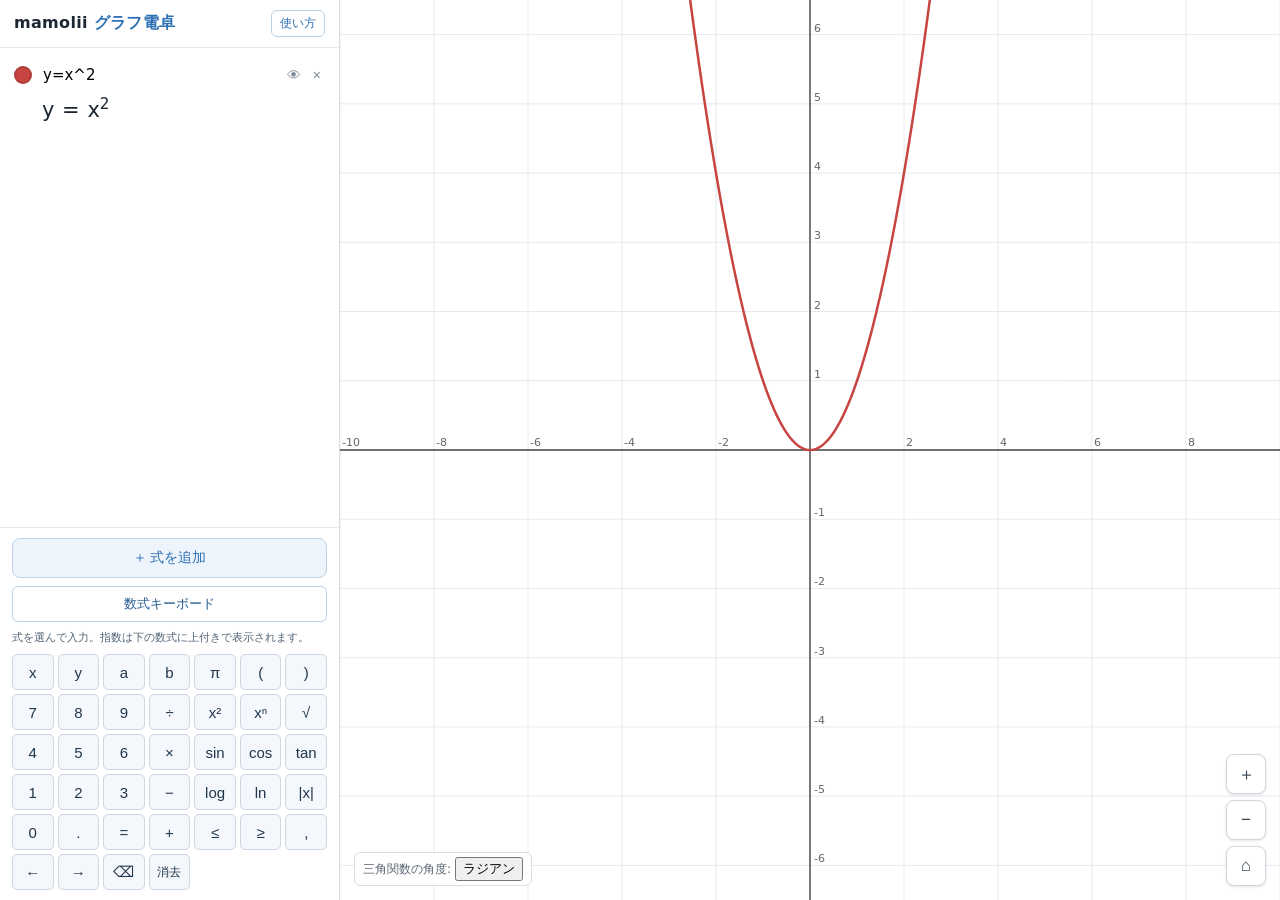
<file: app/index.html>
<!DOCTYPE html>
<html lang="ja">
<head>
<meta charset="UTF-8">
<meta name="viewport" content="width=device-width, initial-scale=1.0">
<title>mamolii グラフ電卓 — 高校数学のためのグラフツール</title>
<meta name="description" content="日本の高校数学(数学I・II・III)のためのグラフ電卓。関数・図形・不等式・スライダー・微分を日本語UIで描けます。">
<link rel="stylesheet" href="css/style.css">
<link rel="icon" href="data:image/svg+xml,<svg xmlns='http://www.w3.org/2000/svg' viewBox='0 0 32 32'><rect width='32' height='32' rx='6' fill='%232d70b3'/><path d='M4 26 C10 26 10 6 16 6 S22 26 28 26' stroke='white' stroke-width='2.5' fill='none'/></svg>">
</head>
<body>
<div id="app">
  <div id="panel">
    <div id="panel-header">
      <h1>mamolii <span>グラフ電卓</span></h1>
      <div class="spacer"></div>
      <a href="tutorial/" target="_blank" rel="noopener">使い方</a>
    </div>
    <ul id="expr-list"></ul>
    <div id="panel-footer">
      <button id="btn-add" type="button">＋ 式を追加</button>
    </div>
  </div>
  <div id="canvas-wrap">
    <canvas id="graph-canvas"></canvas>
    <button id="panel-toggle" type="button">式リスト</button>
    <div id="toolbar">
      <button id="btn-zoom-in" type="button" title="拡大">＋</button>
      <button id="btn-zoom-out" type="button" title="縮小">−</button>
      <button id="btn-home" type="button" title="初期表示に戻す">⌂</button>
    </div>
    <div id="angle-badge">三角関数の角度: <button id="btn-angle" type="button">ラジアン</button></div>
    <div id="hint-toast"></div>
  </div>
</div>
<script type="module" src="js/app.js"></script>
</body>
</html>
</file>
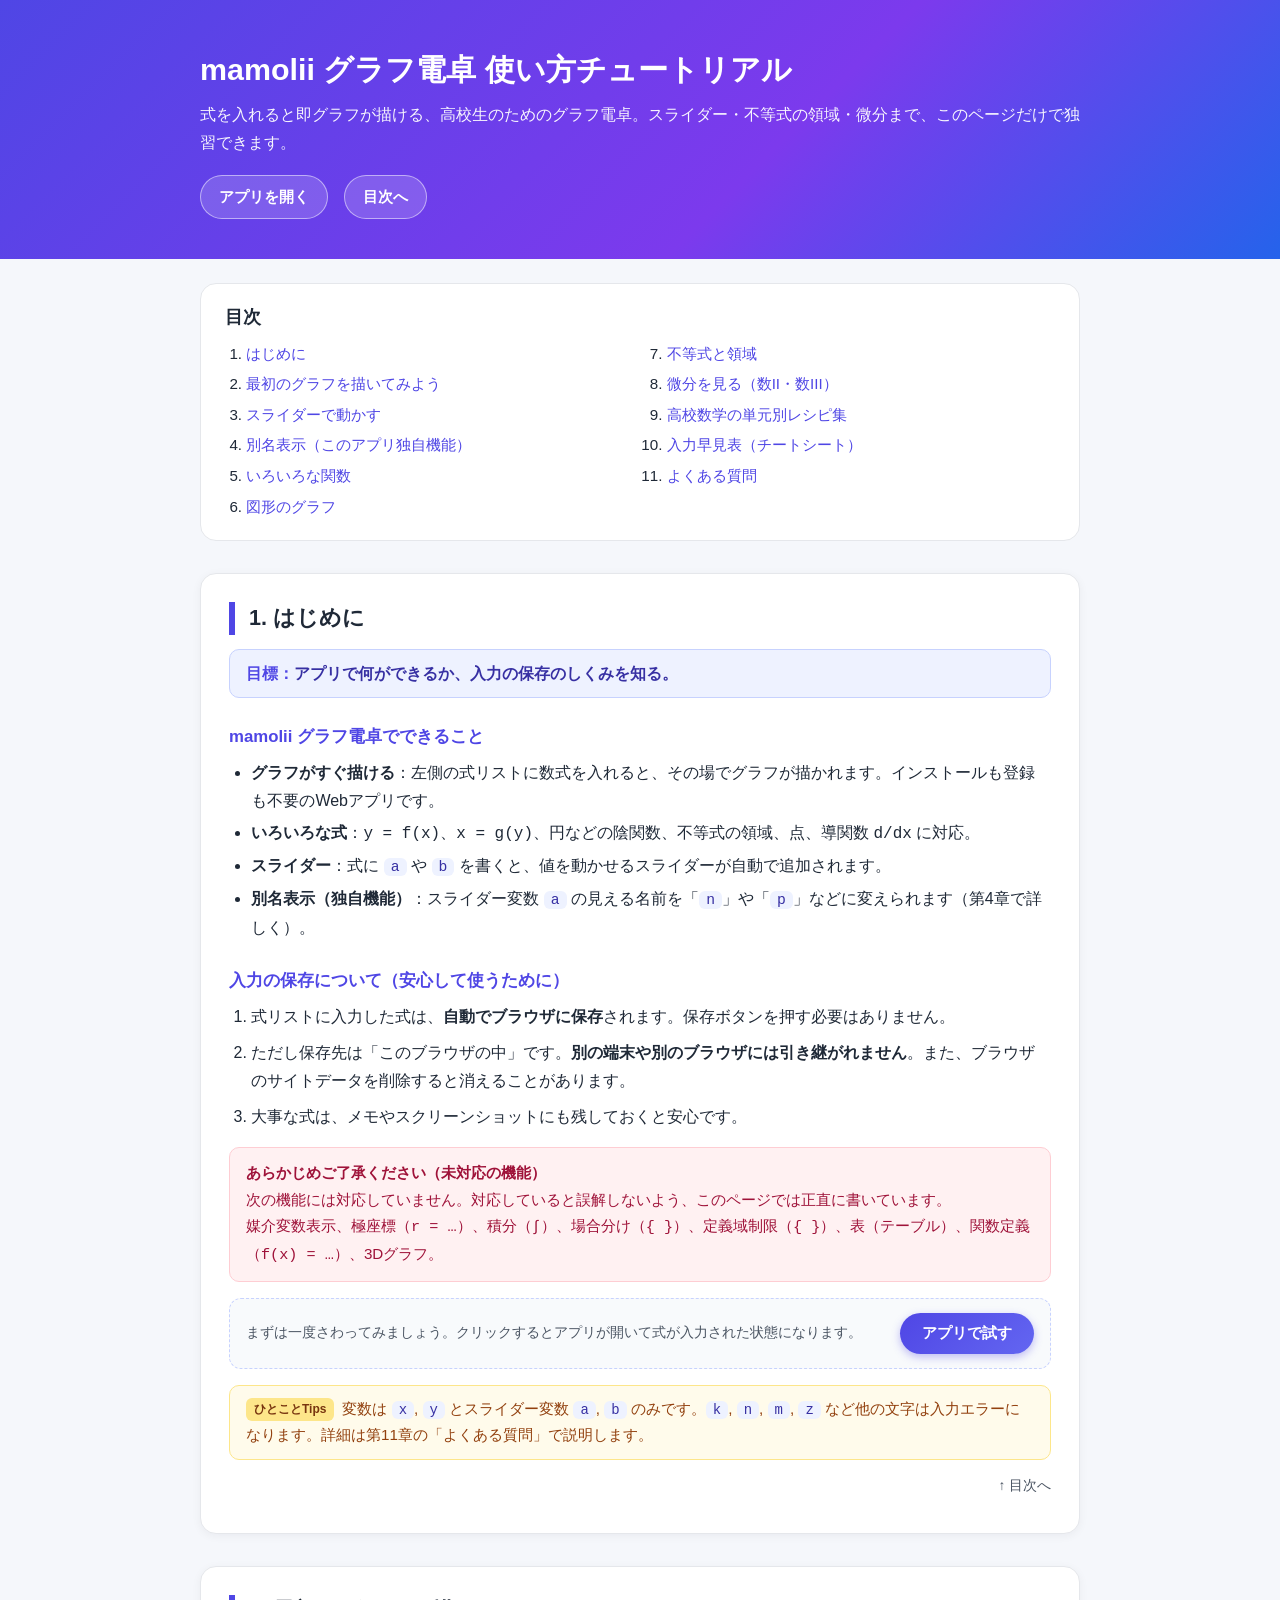
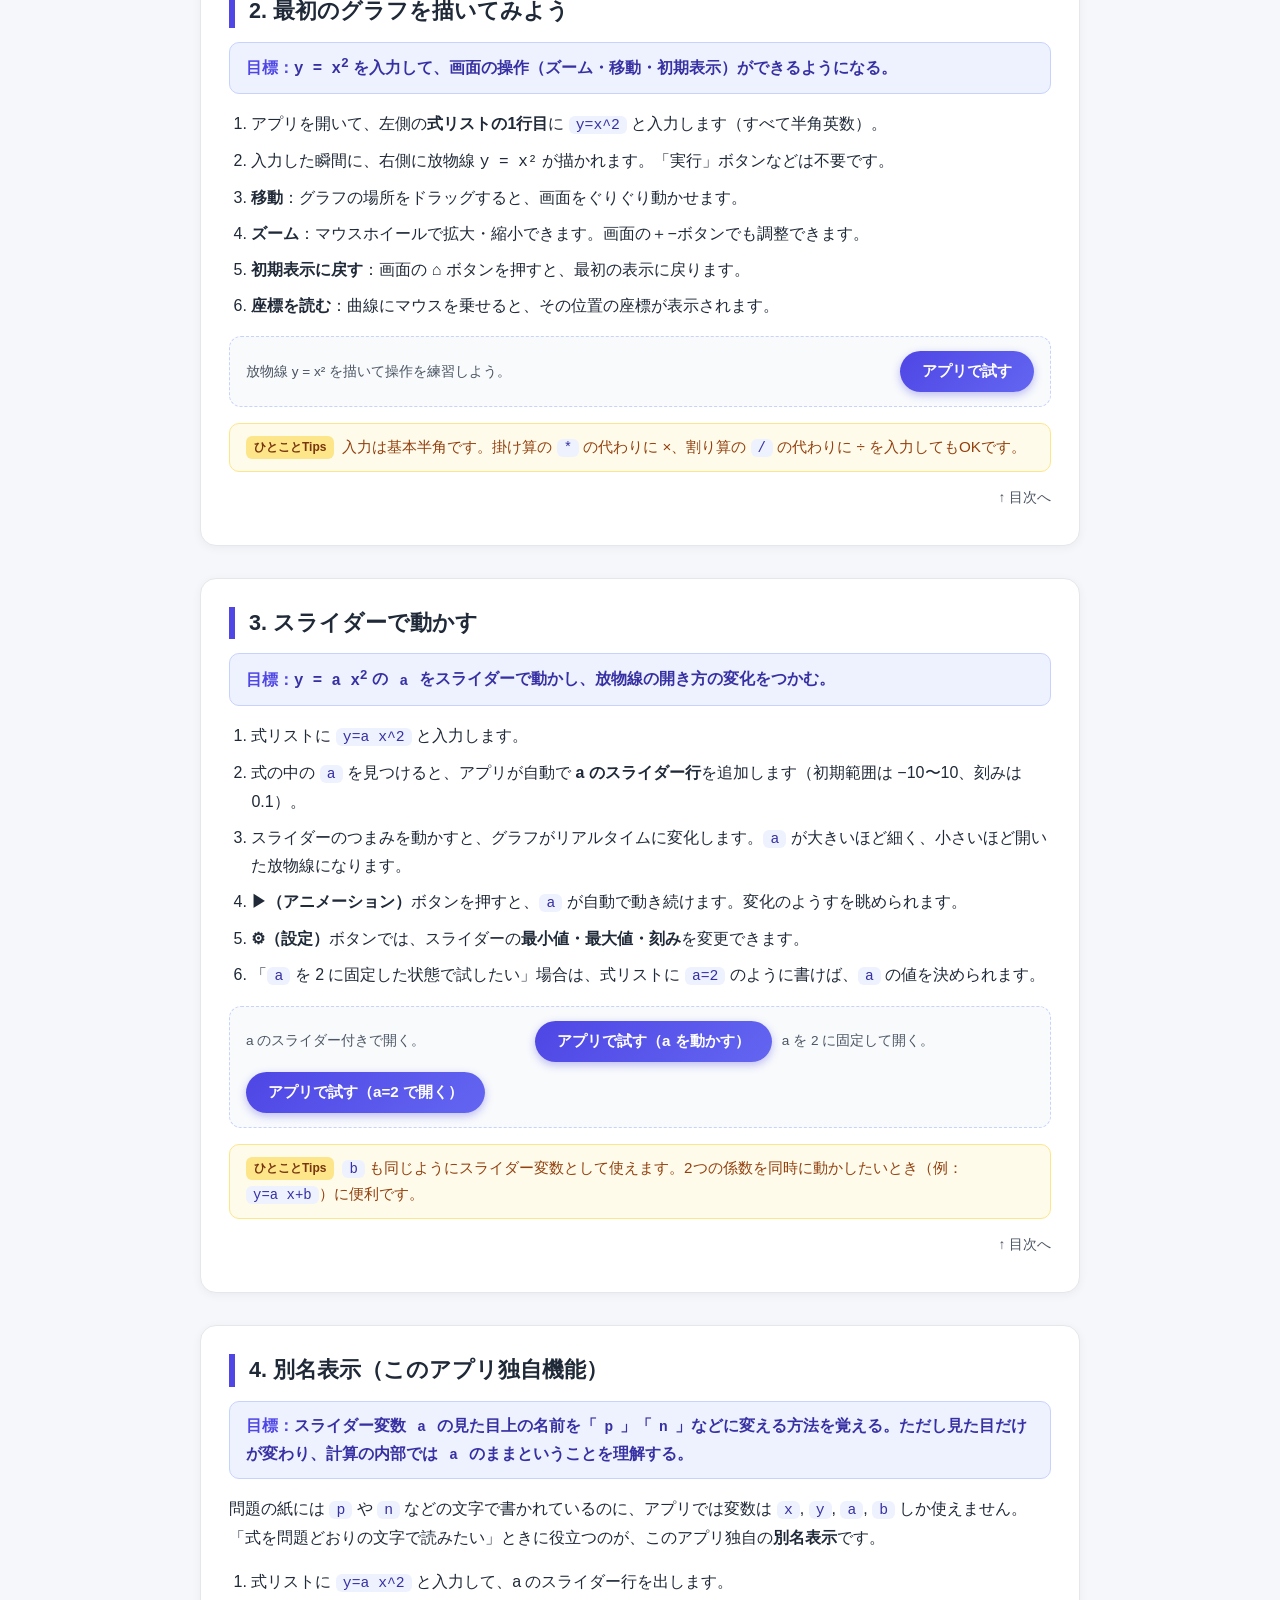
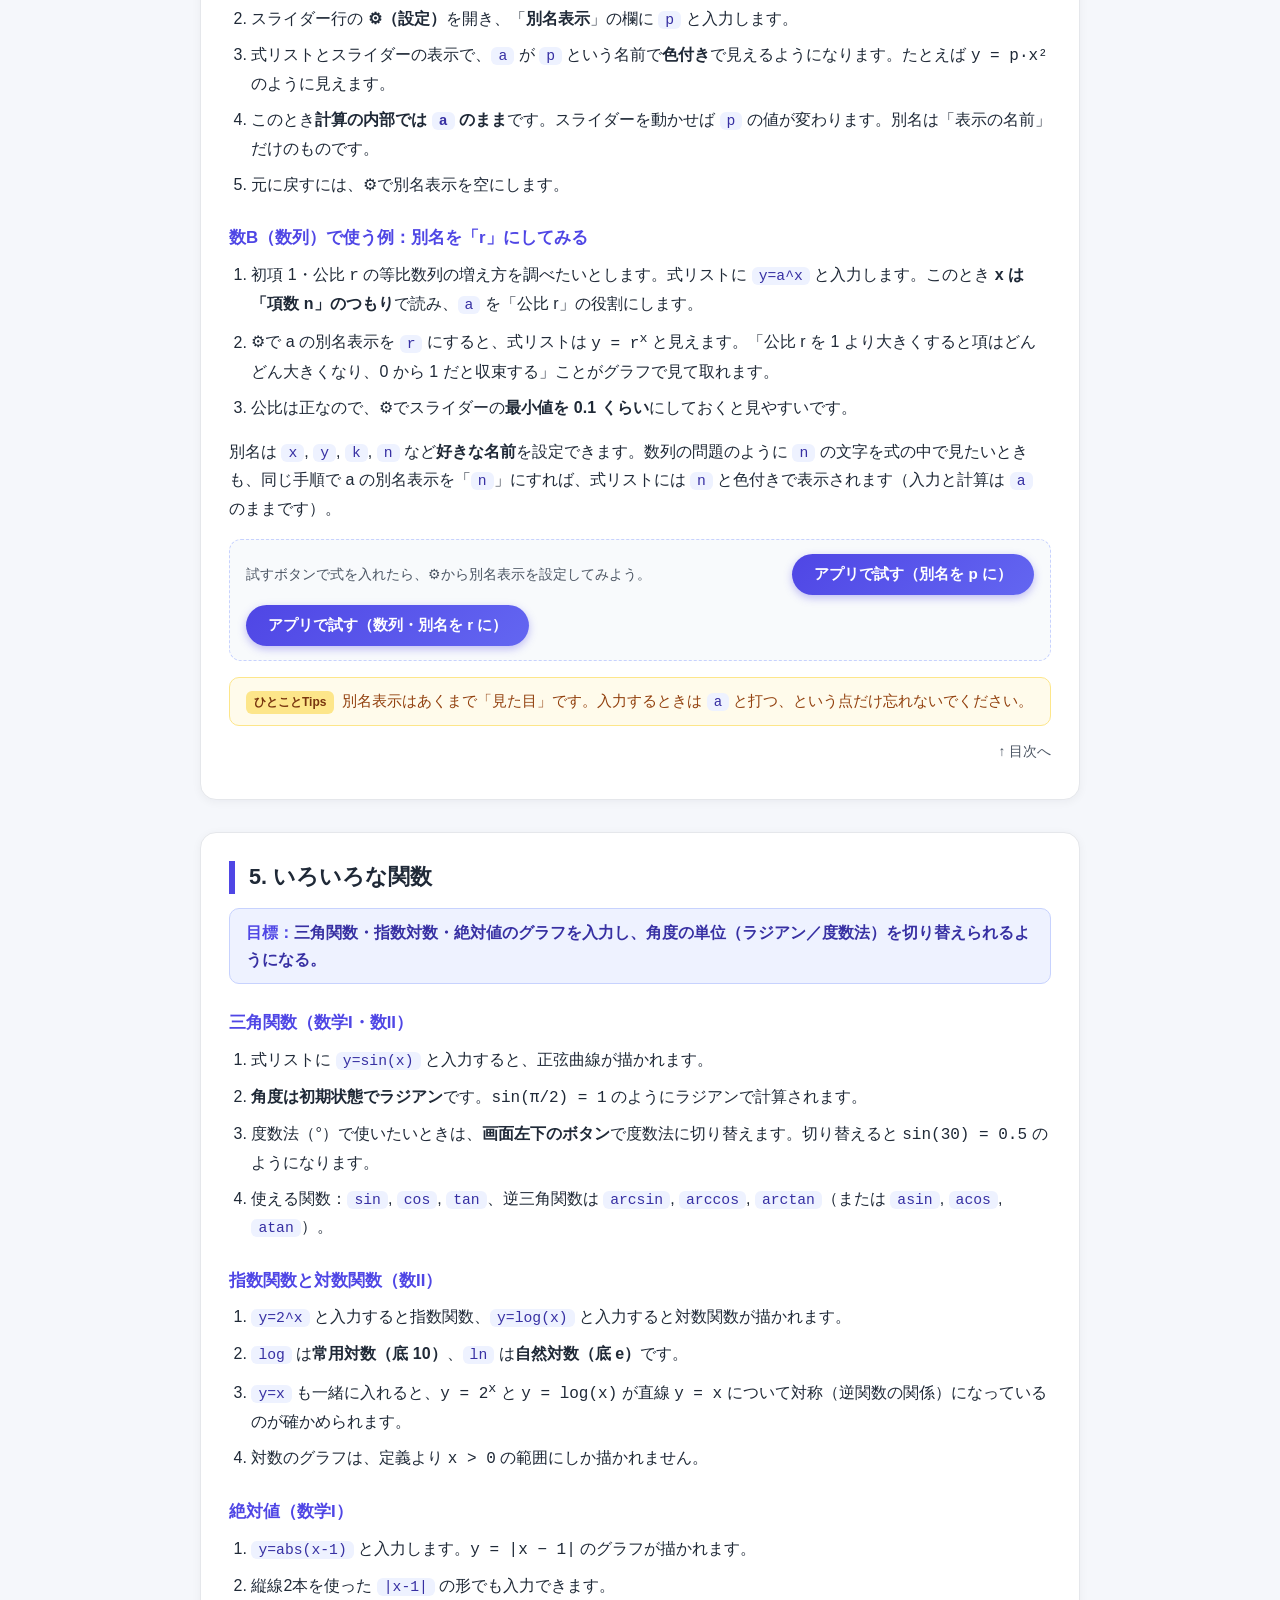
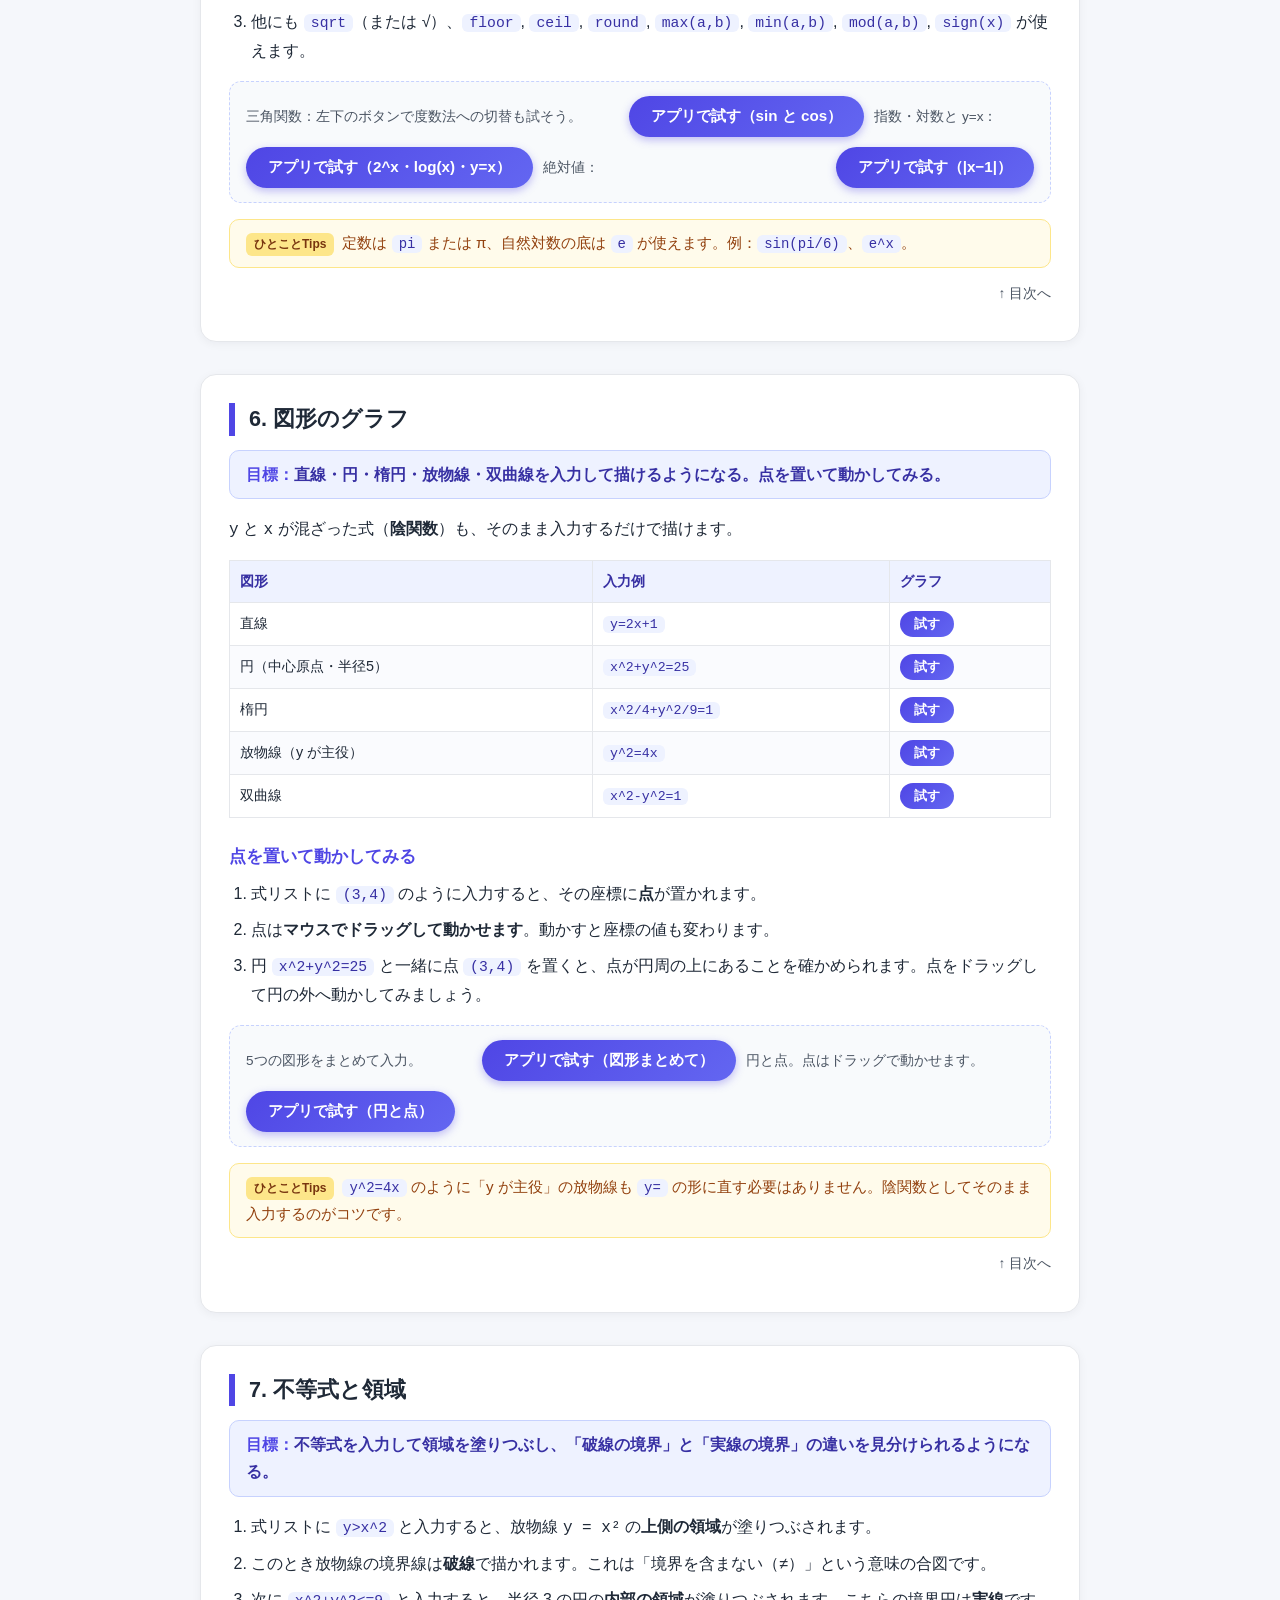
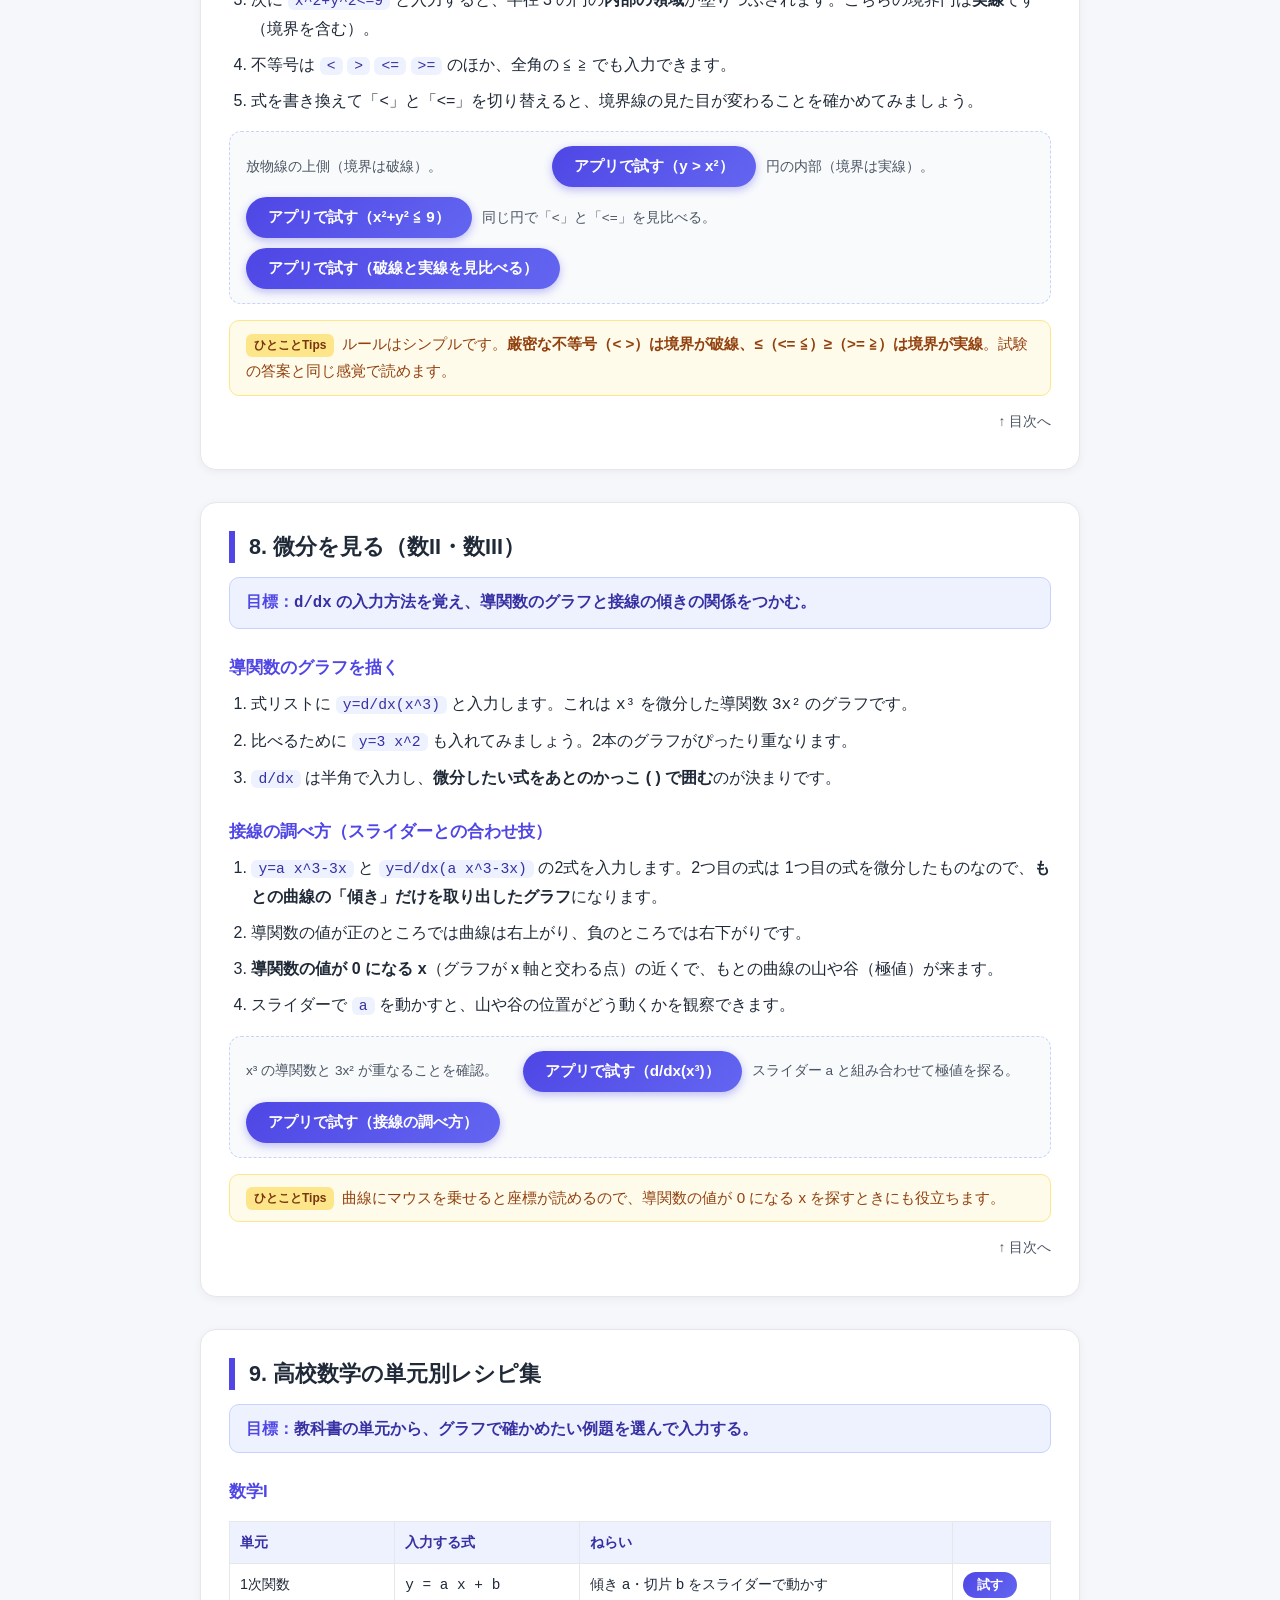
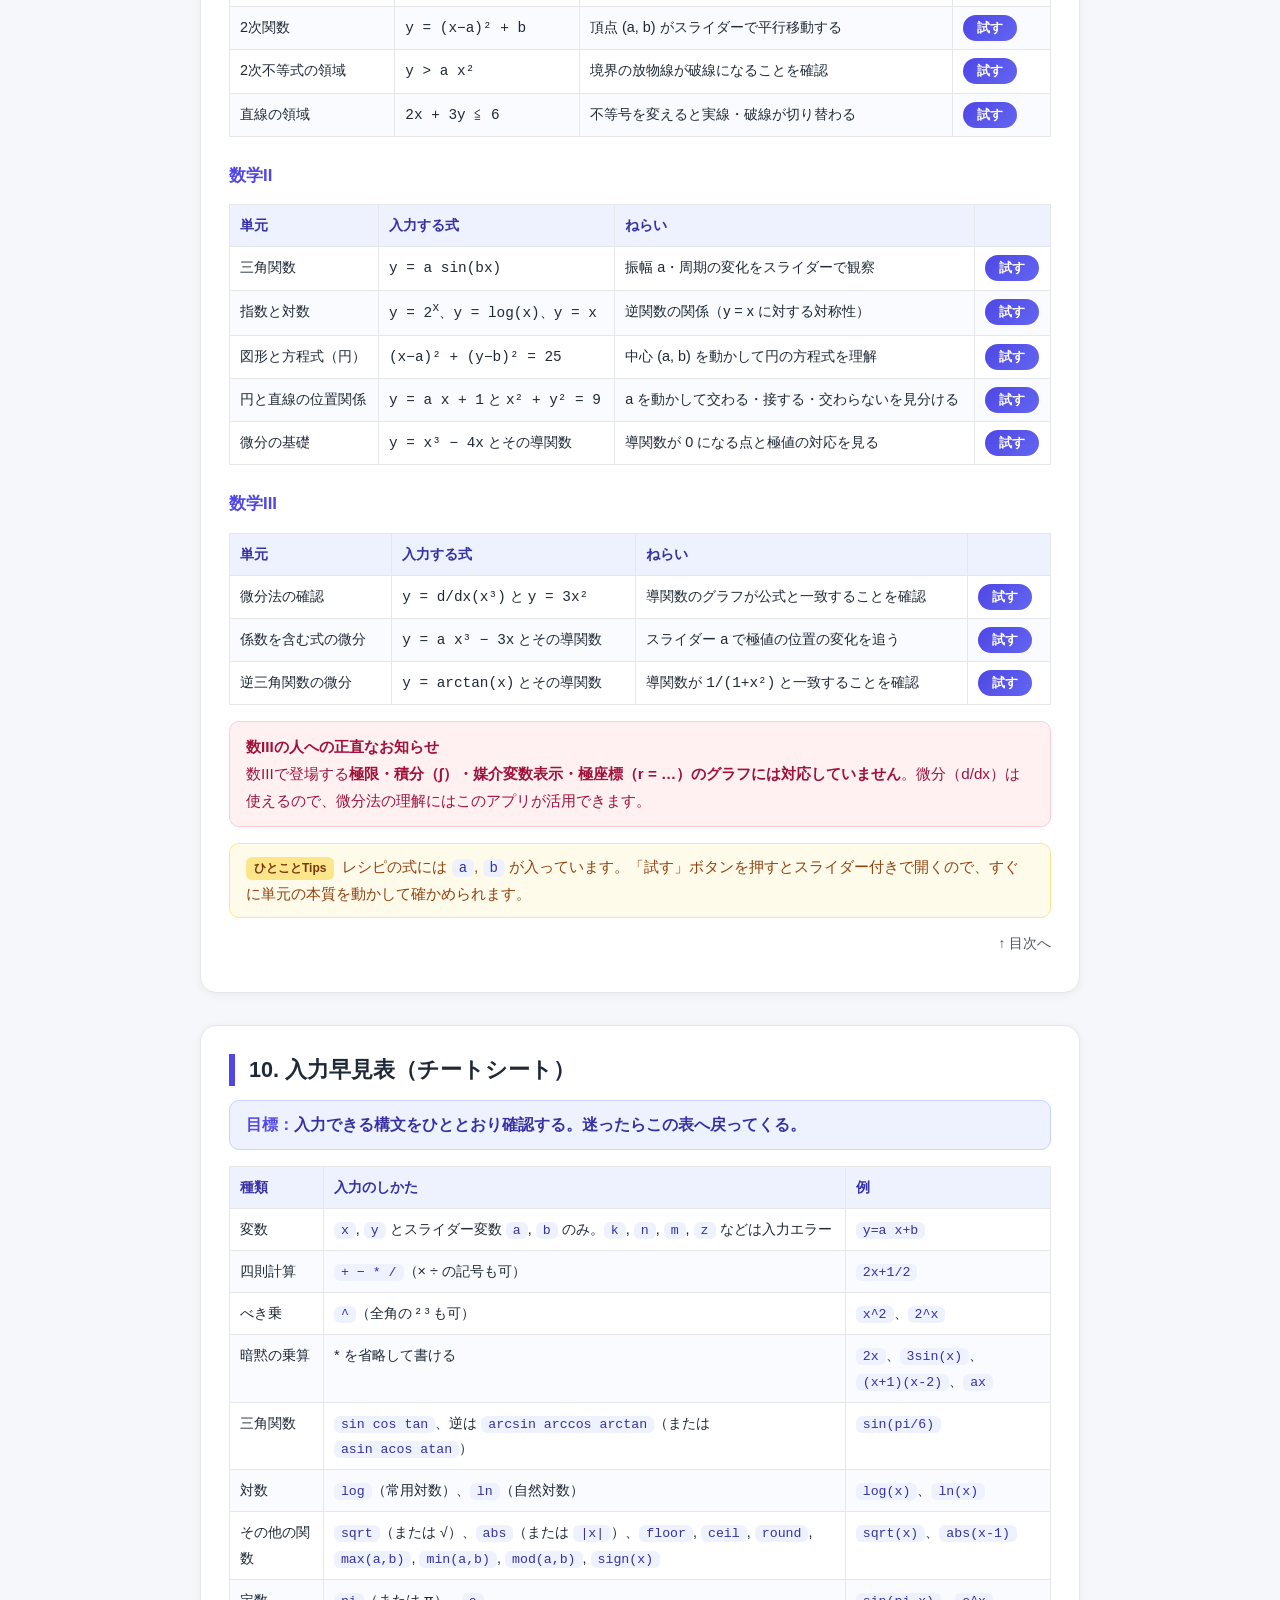
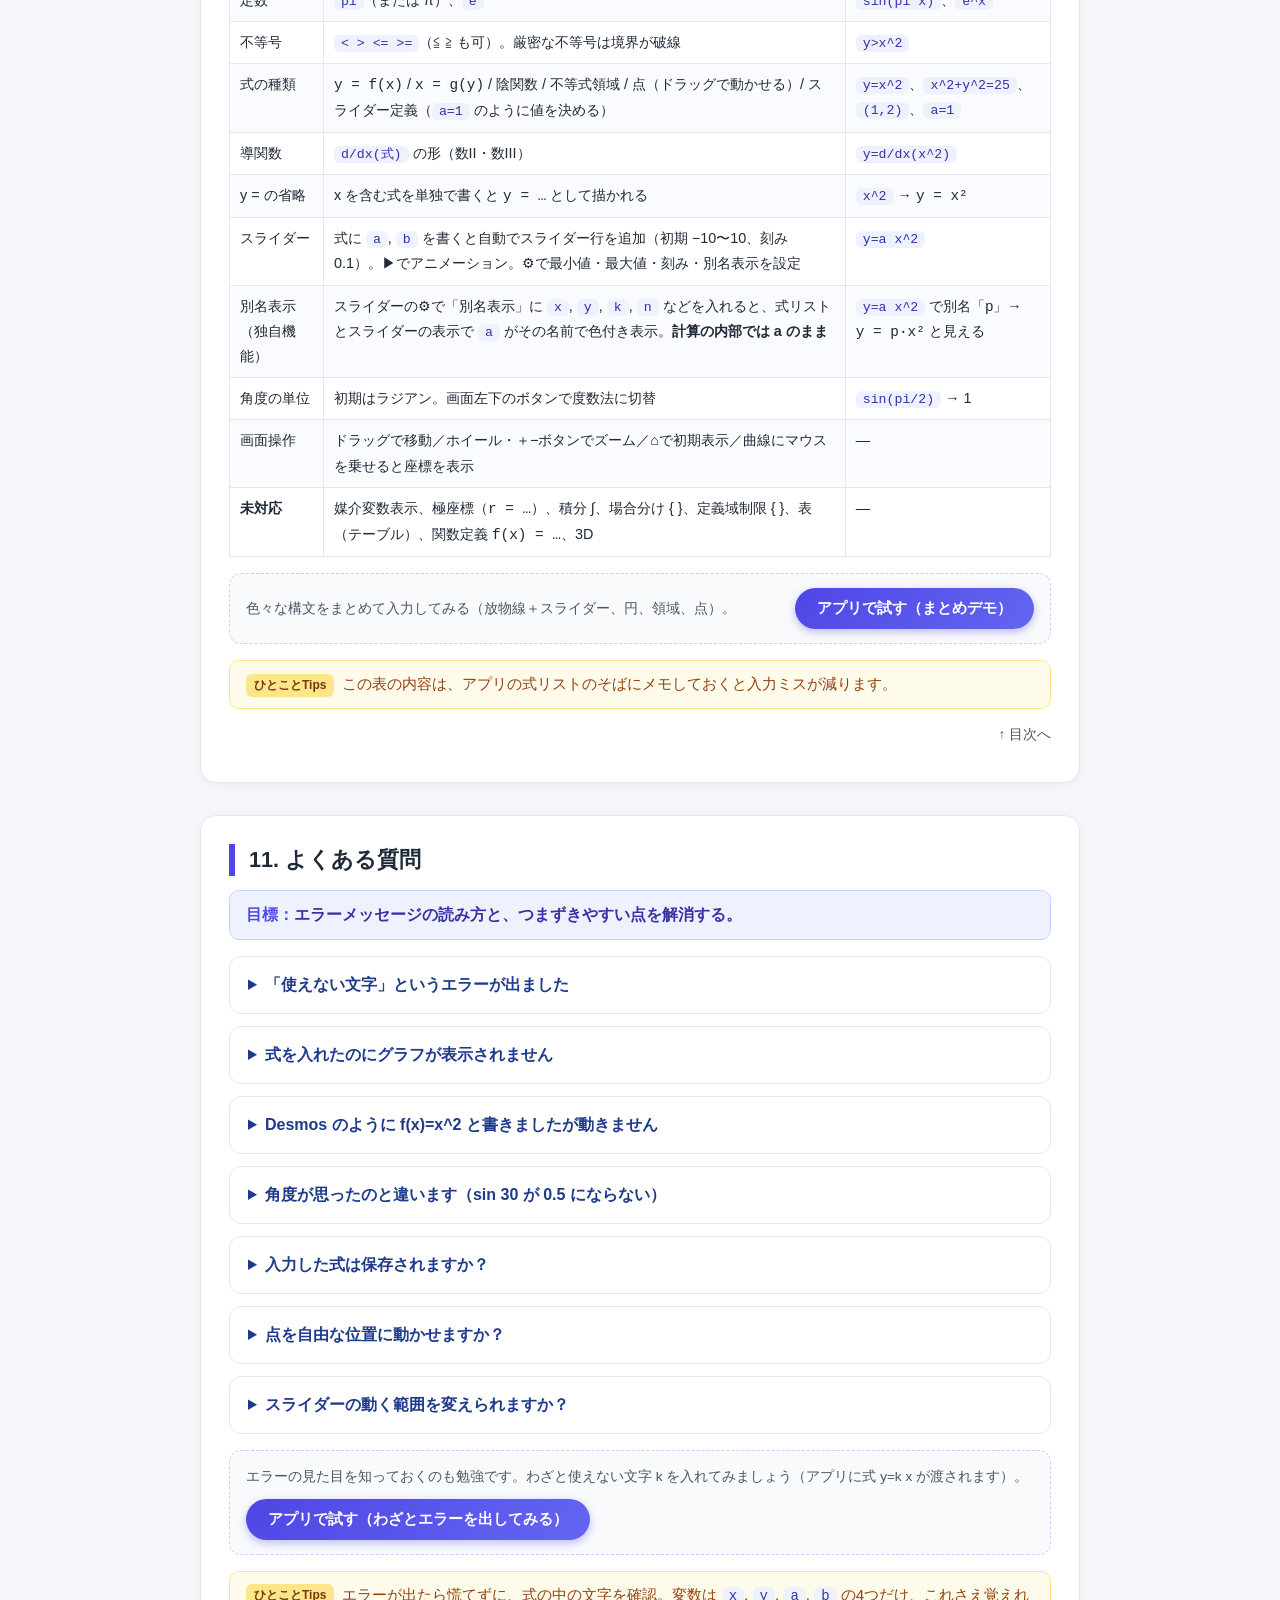
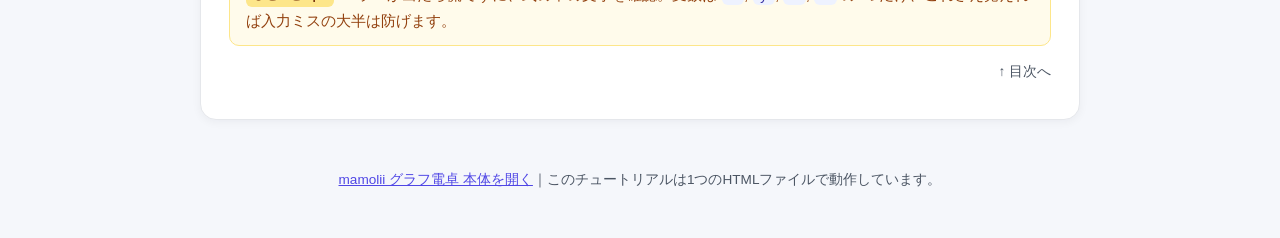
<file: app/tutorial/index.html>
<!DOCTYPE html>
<html lang="ja">
<head>
<meta charset="UTF-8">
<meta name="viewport" content="width=device-width, initial-scale=1.0">
<meta name="description" content="日本の高校生のためのグラフ電卓「mamolii グラフ電卓」の使い方チュートリアル。スライダー・別名表示・不等式の領域・微分まで、この1ページで独習できます。">
<title>mamolii グラフ電卓 使い方チュートリアル｜高校生のためのグラフ入門</title>
<style>
  :root{
    --ink:#1f2937;
    --sub:#4b5563;
    --accent:#4f46e5;
    --accent-soft:#eef2ff;
    --accent-line:#c7d2fe;
    --sky:#0369a1;
    --sky-soft:#e0f2fe;
    --amber-soft:#fffbeb;
    --amber-line:#fde68a;
    --amber-ink:#92400e;
    --rose-soft:#fff1f2;
    --rose-line:#fecdd3;
    --rose-ink:#9f1239;
    --line:#e5e7eb;
    --card:#ffffff;
    --bg:#f5f7fb;
  }
  *{ box-sizing:border-box; }
  html{ scroll-behavior:smooth; }
  body{
    margin:0;
    background:var(--bg);
    color:var(--ink);
    font-family:-apple-system,BlinkMacSystemFont,"Hiragino Kaku Gothic ProN","Hiragino Sans","Noto Sans JP",Meiryo,sans-serif;
    line-height:1.75;
    font-size:16px;
  }
  .wrap{ max-width:920px; margin:0 auto; padding:0 20px 80px; }
  header.hero{
    background:linear-gradient(135deg,#4f46e5 0%,#7c3aed 60%,#2563eb 100%);
    color:#fff;
    padding:48px 20px 40px;
  }
  header.hero .wrap{ padding-bottom:0; }
  header.hero h1{ margin:0 0 10px; font-size:1.9rem; line-height:1.4; }
  header.hero p{ margin:0 0 18px; opacity:.95; }
  .hero-links a{
    display:inline-block;
    margin-right:12px;
    background:rgba(255,255,255,.16);
    border:1px solid rgba(255,255,255,.5);
    color:#fff;
    text-decoration:none;
    padding:8px 18px;
    border-radius:999px;
    font-weight:600;
    font-size:.95rem;
  }
  .hero-links a:hover{ background:rgba(255,255,255,.28); }
  h2{
    font-size:1.35rem;
    margin:0 0 14px;
    padding-left:14px;
    border-left:6px solid var(--accent);
    line-height:1.5;
  }
  h3{ font-size:1.05rem; margin:24px 0 8px; color:var(--accent); }
  section.lesson{
    background:var(--card);
    border:1px solid var(--line);
    border-radius:16px;
    padding:28px 28px 22px;
    margin-top:32px;
    box-shadow:0 2px 10px rgba(15,23,42,.05);
  }
  .goal{
    background:var(--accent-soft);
    border:1px solid var(--accent-line);
    border-radius:10px;
    padding:10px 16px;
    margin:0 0 16px;
    color:#3730a3;
    font-weight:600;
    font-size:.98rem;
  }
  .goal::before{ content:"目標："; color:var(--accent); }
  ol.steps{ padding-left:1.4em; margin:0 0 16px; }
  ol.steps li{ margin-bottom:8px; }
  ol.steps li ul{ margin:4px 0 8px; }
  .try{
    background:#f8fafc;
    border:1px dashed var(--accent-line);
    border-radius:12px;
    padding:14px 16px;
    margin:16px 0;
    display:flex;
    flex-wrap:wrap;
    gap:10px;
    align-items:center;
  }
  .try .try-label{ font-size:.85rem; color:var(--sub); margin-right:auto; }
  button.trybtn{
    background:linear-gradient(135deg,#4f46e5,#6366f1);
    color:#fff;
    border:none;
    border-radius:999px;
    padding:10px 22px;
    font-size:.95rem;
    font-weight:700;
    cursor:pointer;
    font-family:inherit;
    box-shadow:0 3px 8px rgba(79,70,229,.35);
    transition:transform .12s ease, box-shadow .12s ease;
  }
  button.trybtn:hover{ transform:translateY(-2px); box-shadow:0 6px 14px rgba(79,70,229,.4); }
  button.trybtn.small{ padding:4px 14px; font-size:.82rem; box-shadow:none; }
  .tip{
    background:var(--amber-soft);
    border:1px solid var(--amber-line);
    border-radius:10px;
    padding:10px 16px;
    margin:14px 0 0;
    color:var(--amber-ink);
    font-size:.95rem;
  }
  .tip::before{
    content:"ひとことTips";
    display:inline-block;
    background:var(--amber-line);
    color:#78350f;
    border-radius:6px;
    font-size:.75rem;
    font-weight:700;
    padding:1px 8px;
    margin-right:8px;
    vertical-align:middle;
  }
  code{
    background:var(--accent-soft);
    color:#3730a3;
    border-radius:6px;
    padding:1px 7px;
    font-family:ui-monospace,Menlo,Consolas,"SF Mono",monospace;
    font-size:.92em;
    white-space:nowrap;
  }
  .formula{ font-family:ui-monospace,Menlo,Consolas,"SF Mono",monospace; }
  nav.toc{
    background:var(--card);
    border:1px solid var(--line);
    border-radius:16px;
    padding:20px 24px;
    margin-top:24px;
  }
  nav.toc h2{ border:none; padding:0; margin:0 0 10px; font-size:1.1rem; }
  nav.toc ol{ margin:0; padding-left:1.4em; columns:2; column-gap:32px; font-size:.95rem; }
  nav.toc li{ margin-bottom:4px; break-inside:avoid; }
  nav.toc a{ color:var(--accent); text-decoration:none; }
  nav.toc a:hover{ text-decoration:underline; }
  .backlink{ text-align:right; margin-top:14px; font-size:.85rem; }
  .backlink a{ color:var(--sub); text-decoration:none; }
  .backlink a:hover{ color:var(--accent); }
  .note{
    background:var(--rose-soft);
    border:1px solid var(--rose-line);
    border-radius:10px;
    padding:12px 16px;
    color:var(--rose-ink);
    font-size:.95rem;
    margin:16px 0;
  }
  .note strong{ color:var(--rose-ink); }
  table{
    width:100%;
    border-collapse:collapse;
    margin:14px 0 6px;
    font-size:.9rem;
    background:#fff;
  }
  th,td{ border:1px solid var(--line); padding:8px 10px; text-align:left; vertical-align:top; }
  th{ background:var(--accent-soft); color:#3730a3; white-space:nowrap; }
  tbody tr:nth-child(even){ background:#fafbfe; }
  td .formula{ white-space:nowrap; }
  details.faq{
    background:#fff;
    border:1px solid var(--line);
    border-radius:12px;
    padding:14px 18px;
    margin:12px 0;
  }
  details.faq summary{
    cursor:pointer;
    font-weight:700;
    color:#1e3a8a;
    font-size:1rem;
  }
  details.faq[open] summary{ margin-bottom:8px; }
  footer{
    text-align:center;
    color:var(--sub);
    font-size:.85rem;
    margin-top:48px;
  }
  footer a{ color:var(--accent); }
  ul.plain{ margin:8px 0 16px; padding-left:1.4em; }
  ul.plain li{ margin-bottom:4px; }
  .two-col{ display:flex; flex-wrap:wrap; gap:16px; }
  .two-col > div{ flex:1 1 260px; }
  @media (max-width:640px){
    nav.toc ol{ columns:1; }
    section.lesson{ padding:20px 18px 18px; }
  }
</style>
</head>
<body>

<header class="hero">
  <div class="wrap">
    <h1>mamolii グラフ電卓 使い方チュートリアル</h1>
    <p>式を入れると即グラフが描ける、高校生のためのグラフ電卓。スライダー・不等式の領域・微分まで、このページだけで独習できます。</p>
    <div class="hero-links">
      <a href="../index.html">アプリを開く</a>
      <a href="#toc">目次へ</a>
    </div>
  </div>
</header>

<div class="wrap">

<nav class="toc" id="toc">
  <h2>目次</h2>
  <ol>
    <li><a href="#lesson1">はじめに</a></li>
    <li><a href="#lesson2">最初のグラフを描いてみよう</a></li>
    <li><a href="#lesson3">スライダーで動かす</a></li>
    <li><a href="#lesson4">別名表示（このアプリ独自機能）</a></li>
    <li><a href="#lesson5">いろいろな関数</a></li>
    <li><a href="#lesson6">図形のグラフ</a></li>
    <li><a href="#lesson7">不等式と領域</a></li>
    <li><a href="#lesson8">微分を見る（数II・数III）</a></li>
    <li><a href="#lesson9">高校数学の単元別レシピ集</a></li>
    <li><a href="#lesson10">入力早見表（チートシート）</a></li>
    <li><a href="#lesson11">よくある質問</a></li>
  </ol>
</nav>

<!-- ================= 1 はじめに ================= -->
<section class="lesson" id="lesson1">
  <h2>1. はじめに</h2>
  <p class="goal">アプリで何ができるか、入力の保存のしくみを知る。</p>

  <h3>mamolii グラフ電卓でできること</h3>
  <ul class="plain">
    <li><strong>グラフがすぐ描ける</strong>：左側の式リストに数式を入れると、その場でグラフが描かれます。インストールも登録も不要のWebアプリです。</li>
    <li><strong>いろいろな式</strong>：<span class="formula">y = f(x)</span>、<span class="formula">x = g(y)</span>、円などの陰関数、不等式の領域、点、導関数 <span class="formula">d/dx</span> に対応。</li>
    <li><strong>スライダー</strong>：式に <code>a</code> や <code>b</code> を書くと、値を動かせるスライダーが自動で追加されます。</li>
    <li><strong>別名表示（独自機能）</strong>：スライダー変数 <code>a</code> の見える名前を「<code>n</code>」や「<code>p</code>」などに変えられます（第4章で詳しく）。</li>
  </ul>

  <h3>入力の保存について（安心して使うために）</h3>
  <ol class="steps">
    <li>式リストに入力した式は、<strong>自動でブラウザに保存</strong>されます。保存ボタンを押す必要はありません。</li>
    <li>ただし保存先は「このブラウザの中」です。<strong>別の端末や別のブラウザには引き継がれません</strong>。また、ブラウザのサイトデータを削除すると消えることがあります。</li>
    <li>大事な式は、メモやスクリーンショットにも残しておくと安心です。</li>
  </ol>

  <div class="note">
    <strong>あらかじめご了承ください（未対応の機能）</strong><br>
    次の機能には対応していません。対応していると誤解しないよう、このページでは正直に書いています。<br>
    媒介変数表示、極座標（<span class="formula">r = …</span>）、積分（<span class="formula">∫</span>）、場合分け（<span class="formula">{ }</span>）、定義域制限（<span class="formula">{ }</span>）、表（テーブル）、関数定義（<span class="formula">f(x) = …</span>）、3Dグラフ。
  </div>

  <div class="try">
    <span class="try-label">まずは一度さわってみましょう。クリックするとアプリが開いて式が入力された状態になります。</span>
    <button class="trybtn" onclick="tryExpr('y=x^2')">アプリで試す</button>
  </div>

  <p class="tip">変数は <code>x</code>, <code>y</code> とスライダー変数 <code>a</code>, <code>b</code> のみです。<code>k</code>, <code>n</code>, <code>m</code>, <code>z</code> など他の文字は入力エラーになります。詳細は第11章の「よくある質問」で説明します。</p>

  <p class="backlink"><a href="#toc">↑ 目次へ</a></p>
</section>

<!-- ================= 2 最初のグラフ ================= -->
<section class="lesson" id="lesson2">
  <h2>2. 最初のグラフを描いてみよう</h2>
  <p class="goal"><span class="formula">y = x<sup>2</sup></span> を入力して、画面の操作（ズーム・移動・初期表示）ができるようになる。</p>

  <ol class="steps">
    <li>アプリを開いて、左側の<strong>式リストの1行目</strong>に <code>y=x^2</code> と入力します（すべて半角英数）。</li>
    <li>入力した瞬間に、右側に放物線 <span class="formula">y = x²</span> が描かれます。「実行」ボタンなどは不要です。</li>
    <li><strong>移動</strong>：グラフの場所をドラッグすると、画面をぐりぐり動かせます。</li>
    <li><strong>ズーム</strong>：マウスホイールで拡大・縮小できます。画面の＋−ボタンでも調整できます。</li>
    <li><strong>初期表示に戻す</strong>：画面の ⌂ ボタンを押すと、最初の表示に戻ります。</li>
    <li><strong>座標を読む</strong>：曲線にマウスを乗せると、その位置の座標が表示されます。</li>
  </ol>

  <div class="try">
    <span class="try-label">放物線 y = x² を描いて操作を練習しよう。</span>
    <button class="trybtn" onclick="tryExpr('y=x^2')">アプリで試す</button>
  </div>

  <p class="tip">入力は基本半角です。掛け算の <code>*</code> の代わりに ×、割り算の <code>/</code> の代わりに ÷ を入力してもOKです。</p>

  <p class="backlink"><a href="#toc">↑ 目次へ</a></p>
</section>

<!-- ================= 3 スライダー ================= -->
<section class="lesson" id="lesson3">
  <h2>3. スライダーで動かす</h2>
  <p class="goal"><span class="formula">y = a x<sup>2</sup></span> の <code>a</code> をスライダーで動かし、放物線の開き方の変化をつかむ。</p>

  <ol class="steps">
    <li>式リストに <code>y=a x^2</code> と入力します。</li>
    <li>式の中の <code>a</code> を見つけると、アプリが自動で <strong>a のスライダー行</strong>を追加します（初期範囲は −10〜10、刻みは 0.1）。</li>
    <li>スライダーのつまみを動かすと、グラフがリアルタイムに変化します。<code>a</code> が大きいほど細く、小さいほど開いた放物線になります。</li>
    <li><strong>▶（アニメーション）</strong>ボタンを押すと、<code>a</code> が自動で動き続けます。変化のようすを眺められます。</li>
    <li><strong>⚙（設定）</strong>ボタンでは、スライダーの<strong>最小値・最大値・刻み</strong>を変更できます。</li>
    <li>「<code>a</code> を 2 に固定した状態で試したい」場合は、式リストに <code>a=2</code> のように書けば、<code>a</code> の値を決められます。</li>
  </ol>

  <div class="try">
    <span class="try-label">a のスライダー付きで開く。</span>
    <button class="trybtn" onclick="tryExpr('y=a x^2')">アプリで試す（a を動かす）</button>
    <span class="try-label">a を 2 に固定して開く。</span>
    <button class="trybtn" onclick="tryExpr('y=a x^2~a=2')">アプリで試す（a=2 で開く）</button>
  </div>

  <p class="tip"><code>b</code> も同じようにスライダー変数として使えます。2つの係数を同時に動かしたいとき（例：<code>y=a x+b</code>）に便利です。</p>

  <p class="backlink"><a href="#toc">↑ 目次へ</a></p>
</section>

<!-- ================= 4 別名表示 ================= -->
<section class="lesson" id="lesson4">
  <h2>4. 別名表示（このアプリ独自機能）</h2>
  <p class="goal">スライダー変数 <code>a</code> の見た目上の名前を「<code>p</code>」「<code>n</code>」などに変える方法を覚える。ただし<strong>見た目だけが変わり、計算の内部では <code>a</code> のまま</strong>ということを理解する。</p>

  <p>問題の紙には <code>p</code> や <code>n</code> などの文字で書かれているのに、アプリでは変数は <code>x</code>, <code>y</code>, <code>a</code>, <code>b</code> しか使えません。「式を問題どおりの文字で読みたい」ときに役立つのが、このアプリ独自の<strong>別名表示</strong>です。</p>

  <ol class="steps">
    <li>式リストに <code>y=a x^2</code> と入力して、a のスライダー行を出します。</li>
    <li>スライダー行の <strong>⚙（設定）</strong>を開き、「<strong>別名表示</strong>」の欄に <code>p</code> と入力します。</li>
    <li>式リストとスライダーの表示で、<code>a</code> が <code>p</code> という名前で<strong>色付き</strong>で見えるようになります。たとえば <span class="formula">y = p·x²</span> のように見えます。</li>
    <li>このとき<strong>計算の内部では <code>a</code> のまま</strong>です。スライダーを動かせば <code>p</code> の値が変わります。別名は「表示の名前」だけのものです。</li>
    <li>元に戻すには、⚙で別名表示を空にします。</li>
  </ol>

  <h3>数B（数列）で使う例：別名を「r」にしてみる</h3>
  <ol class="steps">
    <li>初項 1・公比 <span class="formula">r</span> の等比数列の増え方を調べたいとします。式リストに <code>y=a^x</code> と入力します。このとき <strong>x は「項数 n」のつもり</strong>で読み、<code>a</code> を「公比 r」の役割にします。</li>
    <li>⚙で a の別名表示を <code>r</code> にすると、式リストは <span class="formula">y = r<sup>x</sup></span> と見えます。「公比 r を 1 より大きくすると項はどんどん大きくなり、0 から 1 だと収束する」ことがグラフで見て取れます。</li>
    <li>公比は正なので、⚙でスライダーの<strong>最小値を 0.1 くらい</strong>にしておくと見やすいです。</li>
  </ol>

  <p>別名は <code>x</code>, <code>y</code>, <code>k</code>, <code>n</code> など<strong>好きな名前</strong>を設定できます。数列の問題のように <code>n</code> の文字を式の中で見たいときも、同じ手順で a の別名表示を「<code>n</code>」にすれば、式リストには <code>n</code> と色付きで表示されます（入力と計算は <code>a</code> のままです）。</p>

  <div class="try">
    <span class="try-label">試すボタンで式を入れたら、⚙から別名表示を設定してみよう。</span>
    <button class="trybtn" onclick="tryExpr('y=a x^2')">アプリで試す（別名を p に）</button>
    <button class="trybtn" onclick="tryExpr('y=a^x')">アプリで試す（数列・別名を r に）</button>
  </div>

  <p class="tip">別名表示はあくまで「見た目」です。入力するときは <code>a</code> と打つ、という点だけ忘れないでください。</p>

  <p class="backlink"><a href="#toc">↑ 目次へ</a></p>
</section>

<!-- ================= 5 いろいろな関数 ================= -->
<section class="lesson" id="lesson5">
  <h2>5. いろいろな関数</h2>
  <p class="goal">三角関数・指数対数・絶対値のグラフを入力し、角度の単位（ラジアン／度数法）を切り替えられるようになる。</p>

  <h3>三角関数（数学I・数II）</h3>
  <ol class="steps">
    <li>式リストに <code>y=sin(x)</code> と入力すると、正弦曲線が描かれます。</li>
    <li><strong>角度は初期状態でラジアン</strong>です。<span class="formula">sin(π/2) = 1</span> のようにラジアンで計算されます。</li>
    <li>度数法（°）で使いたいときは、<strong>画面左下のボタン</strong>で度数法に切り替えます。切り替えると <span class="formula">sin(30) = 0.5</span> のようになります。</li>
    <li>使える関数：<code>sin</code>, <code>cos</code>, <code>tan</code>、逆三角関数は <code>arcsin</code>, <code>arccos</code>, <code>arctan</code>（または <code>asin</code>, <code>acos</code>, <code>atan</code>）。</li>
  </ol>

  <h3>指数関数と対数関数（数II）</h3>
  <ol class="steps">
    <li><code>y=2^x</code> と入力すると指数関数、<code>y=log(x)</code> と入力すると対数関数が描かれます。</li>
    <li><code>log</code> は<strong>常用対数（底 10）</strong>、<code>ln</code> は<strong>自然対数（底 e）</strong>です。</li>
    <li><code>y=x</code> も一緒に入れると、<span class="formula">y = 2<sup>x</sup></span> と <span class="formula">y = log(x)</span> が直線 <span class="formula">y = x</span> について対称（逆関数の関係）になっているのが確かめられます。</li>
    <li>対数のグラフは、定義より <span class="formula">x &gt; 0</span> の範囲にしか描かれません。</li>
  </ol>

  <h3>絶対値（数学I）</h3>
  <ol class="steps">
    <li><code>y=abs(x-1)</code> と入力します。<span class="formula">y = |x − 1|</span> のグラフが描かれます。</li>
    <li>縦線2本を使った <code>|x-1|</code> の形でも入力できます。</li>
    <li>他にも <code>sqrt</code>（または √）、<code>floor</code>, <code>ceil</code>, <code>round</code>, <code>max(a,b)</code>, <code>min(a,b)</code>, <code>mod(a,b)</code>, <code>sign(x)</code> が使えます。</li>
  </ol>

  <div class="try">
    <span class="try-label">三角関数：左下のボタンで度数法への切替も試そう。</span>
    <button class="trybtn" onclick="tryExpr('y=sin(x)~y=cos(x)')">アプリで試す（sin と cos）</button>
    <span class="try-label">指数・対数と y=x：</span>
    <button class="trybtn" onclick="tryExpr('y=2^x~y=log(x)~y=x')">アプリで試す（2^x・log(x)・y=x）</button>
    <span class="try-label">絶対値：</span>
    <button class="trybtn" onclick="tryExpr('y=abs(x-1)')">アプリで試す（|x−1|）</button>
  </div>

  <p class="tip">定数は <code>pi</code> または π、自然対数の底は <code>e</code> が使えます。例：<code>sin(pi/6)</code>、<code>e^x</code>。</p>

  <p class="backlink"><a href="#toc">↑ 目次へ</a></p>
</section>

<!-- ================= 6 図形のグラフ ================= -->
<section class="lesson" id="lesson6">
  <h2>6. 図形のグラフ</h2>
  <p class="goal">直線・円・楕円・放物線・双曲線を入力して描けるようになる。点を置いて動かしてみる。</p>

  <p><span class="formula">y</span> と <span class="formula">x</span> が混ざった式（<strong>陰関数</strong>）も、そのまま入力するだけで描けます。</p>

  <table>
    <thead>
      <tr><th>図形</th><th>入力例</th><th>グラフ</th></tr>
    </thead>
    <tbody>
      <tr>
        <td>直線</td><td><code>y=2x+1</code></td>
        <td><button class="trybtn small" onclick="tryExpr('y=2x+1')">試す</button></td>
      </tr>
      <tr>
        <td>円（中心原点・半径5）</td><td><code>x^2+y^2=25</code></td>
        <td><button class="trybtn small" onclick="tryExpr('x^2+y^2=25')">試す</button></td>
      </tr>
      <tr>
        <td>楕円</td><td><code>x^2/4+y^2/9=1</code></td>
        <td><button class="trybtn small" onclick="tryExpr('x^2/4+y^2/9=1')">試す</button></td>
      </tr>
      <tr>
        <td>放物線（y が主役）</td><td><code>y^2=4x</code></td>
        <td><button class="trybtn small" onclick="tryExpr('y^2=4x')">試す</button></td>
      </tr>
      <tr>
        <td>双曲線</td><td><code>x^2-y^2=1</code></td>
        <td><button class="trybtn small" onclick="tryExpr('x^2-y^2=1')">試す</button></td>
      </tr>
    </tbody>
  </table>

  <h3>点を置いて動かしてみる</h3>
  <ol class="steps">
    <li>式リストに <code>(3,4)</code> のように入力すると、その座標に<strong>点</strong>が置かれます。</li>
    <li>点は<strong>マウスでドラッグして動かせます</strong>。動かすと座標の値も変わります。</li>
    <li>円 <code>x^2+y^2=25</code> と一緒に点 <code>(3,4)</code> を置くと、点が円周の上にあることを確かめられます。点をドラッグして円の外へ動かしてみましょう。</li>
  </ol>

  <div class="try">
    <span class="try-label">5つの図形をまとめて入力。</span>
    <button class="trybtn" onclick="tryExpr('y=2x+1~x^2+y^2=25~x^2/4+y^2/9=1~y^2=4x~x^2-y^2=1')">アプリで試す（図形まとめて）</button>
    <span class="try-label">円と点。点はドラッグで動かせます。</span>
    <button class="trybtn" onclick="tryExpr('x^2+y^2=25~(3,4)')">アプリで試す（円と点）</button>
  </div>

  <p class="tip"><code>y^2=4x</code> のように「y が主役」の放物線も <code>y=</code> の形に直す必要はありません。陰関数としてそのまま入力するのがコツです。</p>

  <p class="backlink"><a href="#toc">↑ 目次へ</a></p>
</section>

<!-- ================= 7 不等式と領域 ================= -->
<section class="lesson" id="lesson7">
  <h2>7. 不等式と領域</h2>
  <p class="goal">不等式を入力して領域を塗りつぶし、「破線の境界」と「実線の境界」の違いを見分けられるようになる。</p>

  <ol class="steps">
    <li>式リストに <code>y&gt;x^2</code> と入力すると、放物線 <span class="formula">y = x²</span> の<strong>上側の領域</strong>が塗りつぶされます。</li>
    <li>このとき放物線の境界線は<strong>破線</strong>で描かれます。これは「境界を含まない（≠）」という意味の合図です。</li>
    <li>次に <code>x^2+y^2&lt;=9</code> と入力すると、半径 3 の円の<strong>内部の領域</strong>が塗りつぶされます。こちらの境界円は<strong>実線</strong>です（境界を含む）。</li>
    <li>不等号は <code>&lt;</code> <code>&gt;</code> <code>&lt;=</code> <code>&gt;=</code> のほか、全角の ≦ ≧ でも入力できます。</li>
    <li>式を書き換えて「&lt;」と「&lt;=」を切り替えると、境界線の見た目が変わることを確かめてみましょう。</li>
  </ol>

  <div class="try">
    <span class="try-label">放物線の上側（境界は破線）。</span>
    <button class="trybtn" onclick="tryExpr('y&gt;x^2')">アプリで試す（y &gt; x²）</button>
    <span class="try-label">円の内部（境界は実線）。</span>
    <button class="trybtn" onclick="tryExpr('x^2+y^2&lt;=9')">アプリで試す（x²+y² ≦ 9）</button>
    <span class="try-label">同じ円で「&lt;」と「&lt;=」を見比べる。</span>
    <button class="trybtn" onclick="tryExpr('x^2+y^2&lt;9~x^2+y^2&lt;=9')">アプリで試す（破線と実線を見比べる）</button>
  </div>

  <p class="tip">ルールはシンプルです。<strong>厳密な不等号（&lt; &gt;）は境界が破線、≤（&lt;= ≦）≥（&gt;= ≧）は境界が実線</strong>。試験の答案と同じ感覚で読めます。</p>

  <p class="backlink"><a href="#toc">↑ 目次へ</a></p>
</section>

<!-- ================= 8 微分 ================= -->
<section class="lesson" id="lesson8">
  <h2>8. 微分を見る（数II・数III）</h2>
  <p class="goal"><span class="formula">d/dx</span> の入力方法を覚え、導関数のグラフと接線の傾きの関係をつかむ。</p>

  <h3>導関数のグラフを描く</h3>
  <ol class="steps">
    <li>式リストに <code>y=d/dx(x^3)</code> と入力します。これは <span class="formula">x³</span> を微分した導関数 <span class="formula">3x²</span> のグラフです。</li>
    <li>比べるために <code>y=3 x^2</code> も入れてみましょう。2本のグラフがぴったり重なります。</li>
    <li><code>d/dx</code> は半角で入力し、<strong>微分したい式をあとのかっこ ( ) で囲む</strong>のが決まりです。</li>
  </ol>

  <h3>接線の調べ方（スライダーとの合わせ技）</h3>
  <ol class="steps">
    <li><code>y=a x^3-3x</code> と <code>y=d/dx(a x^3-3x)</code> の2式を入力します。2つ目の式は 1つ目の式を微分したものなので、<strong>もとの曲線の「傾き」だけを取り出したグラフ</strong>になります。</li>
    <li>導関数の値が正のところでは曲線は右上がり、負のところでは右下がりです。</li>
    <li><strong>導関数の値が 0 になる x</strong>（グラフが x 軸と交わる点）の近くで、もとの曲線の山や谷（極値）が来ます。</li>
    <li>スライダーで <code>a</code> を動かすと、山や谷の位置がどう動くかを観察できます。</li>
  </ol>

  <div class="try">
    <span class="try-label">x³ の導関数と 3x² が重なることを確認。</span>
    <button class="trybtn" onclick="tryExpr('y=d/dx(x^3)~y=3 x^2')">アプリで試す（d/dx(x³)）</button>
    <span class="try-label">スライダー a と組み合わせて極値を探る。</span>
    <button class="trybtn" onclick="tryExpr('y=a x^3-3x~y=d/dx(a x^3-3x)')">アプリで試す（接線の調べ方）</button>
  </div>

  <p class="tip">曲線にマウスを乗せると座標が読めるので、導関数の値が 0 になる x を探すときにも役立ちます。</p>

  <p class="backlink"><a href="#toc">↑ 目次へ</a></p>
</section>

<!-- ================= 9 レシピ集 ================= -->
<section class="lesson" id="lesson9">
  <h2>9. 高校数学の単元別レシピ集</h2>
  <p class="goal">教科書の単元から、グラフで確かめたい例題を選んで入力する。</p>

  <h3>数学I</h3>
  <table>
    <thead>
      <tr><th>単元</th><th>入力する式</th><th>ねらい</th><th></th></tr>
    </thead>
    <tbody>
      <tr>
        <td>1次関数</td><td><span class="formula">y = a x + b</span></td>
        <td>傾き a・切片 b をスライダーで動かす</td>
        <td><button class="trybtn small" onclick="tryExpr('y=a x+b')">試す</button></td>
      </tr>
      <tr>
        <td>2次関数</td><td><span class="formula">y = (x−a)² + b</span></td>
        <td>頂点 (a, b) がスライダーで平行移動する</td>
        <td><button class="trybtn small" onclick="tryExpr('y=(x-a)^2+b')">試す</button></td>
      </tr>
      <tr>
        <td>2次不等式の領域</td><td><span class="formula">y &gt; a x²</span></td>
        <td>境界の放物線が破線になることを確認</td>
        <td><button class="trybtn small" onclick="tryExpr('y&gt;a x^2')">試す</button></td>
      </tr>
      <tr>
        <td>直線の領域</td><td><span class="formula">2x + 3y ≦ 6</span></td>
        <td>不等号を変えると実線・破線が切り替わる</td>
        <td><button class="trybtn small" onclick="tryExpr('2x+3y&lt;=6')">試す</button></td>
      </tr>
    </tbody>
  </table>

  <h3>数学II</h3>
  <table>
    <thead>
      <tr><th>単元</th><th>入力する式</th><th>ねらい</th><th></th></tr>
    </thead>
    <tbody>
      <tr>
        <td>三角関数</td><td><span class="formula">y = a sin(bx)</span></td>
        <td>振幅 a・周期の変化をスライダーで観察</td>
        <td><button class="trybtn small" onclick="tryExpr('y=a sin(b x)')">試す</button></td>
      </tr>
      <tr>
        <td>指数と対数</td><td><span class="formula">y = 2<sup>x</sup>、y = log(x)、y = x</span></td>
        <td>逆関数の関係（y = x に対する対称性）</td>
        <td><button class="trybtn small" onclick="tryExpr('y=2^x~y=log(x)~y=x')">試す</button></td>
      </tr>
      <tr>
        <td>図形と方程式（円）</td><td><span class="formula">(x−a)² + (y−b)² = 25</span></td>
        <td>中心 (a, b) を動かして円の方程式を理解</td>
        <td><button class="trybtn small" onclick="tryExpr('(x-a)^2+(y-b)^2=25')">試す</button></td>
      </tr>
      <tr>
        <td>円と直線の位置関係</td><td><span class="formula">y = a x + 1</span> と <span class="formula">x² + y² = 9</span></td>
        <td>a を動かして交わる・接する・交わらないを見分ける</td>
        <td><button class="trybtn small" onclick="tryExpr('y=a x+1~x^2+y^2=9')">試す</button></td>
      </tr>
      <tr>
        <td>微分の基礎</td><td><span class="formula">y = x³ − 4x</span> とその導関数</td>
        <td>導関数が 0 になる点と極値の対応を見る</td>
        <td><button class="trybtn small" onclick="tryExpr('y=x^3-4x~y=d/dx(x^3-4x)')">試す</button></td>
      </tr>
    </tbody>
  </table>

  <h3>数学III</h3>
  <table>
    <thead>
      <tr><th>単元</th><th>入力する式</th><th>ねらい</th><th></th></tr>
    </thead>
    <tbody>
      <tr>
        <td>微分法の確認</td><td><span class="formula">y = d/dx(x³)</span> と <span class="formula">y = 3x²</span></td>
        <td>導関数のグラフが公式と一致することを確認</td>
        <td><button class="trybtn small" onclick="tryExpr('y=d/dx(x^3)~y=3 x^2')">試す</button></td>
      </tr>
      <tr>
        <td>係数を含む式の微分</td><td><span class="formula">y = a x³ − 3x</span> とその導関数</td>
        <td>スライダー a で極値の位置の変化を追う</td>
        <td><button class="trybtn small" onclick="tryExpr('y=a x^3-3x~y=d/dx(a x^3-3x)')">試す</button></td>
      </tr>
      <tr>
        <td>逆三角関数の微分</td><td><span class="formula">y = arctan(x)</span> とその導関数</td>
        <td>導関数が <span class="formula">1/(1+x²)</span> と一致することを確認</td>
        <td><button class="trybtn small" onclick="tryExpr('y=arctan(x)~y=d/dx(arctan(x))')">試す</button></td>
      </tr>
    </tbody>
  </table>

  <div class="note">
    <strong>数IIIの人への正直なお知らせ</strong><br>
    数IIIで登場する<strong>極限・積分（∫）・媒介変数表示・極座標（r = …）のグラフには対応していません</strong>。微分（d/dx）は使えるので、微分法の理解にはこのアプリが活用できます。
  </div>

  <p class="tip">レシピの式には <code>a</code>, <code>b</code> が入っています。「試す」ボタンを押すとスライダー付きで開くので、すぐに単元の本質を動かして確かめられます。</p>

  <p class="backlink"><a href="#toc">↑ 目次へ</a></p>
</section>

<!-- ================= 10 入力早見表 ================= -->
<section class="lesson" id="lesson10">
  <h2>10. 入力早見表（チートシート）</h2>
  <p class="goal">入力できる構文をひととおり確認する。迷ったらこの表へ戻ってくる。</p>

  <table>
    <thead>
      <tr><th>種類</th><th>入力のしかた</th><th>例</th></tr>
    </thead>
    <tbody>
      <tr>
        <td>変数</td>
        <td><code>x</code>, <code>y</code> とスライダー変数 <code>a</code>, <code>b</code> のみ。<code>k</code>, <code>n</code>, <code>m</code>, <code>z</code> などは入力エラー</td>
        <td><code>y=a x+b</code></td>
      </tr>
      <tr>
        <td>四則計算</td>
        <td><code>+ − * /</code>（× ÷ の記号も可）</td>
        <td><code>2x+1/2</code></td>
      </tr>
      <tr>
        <td>べき乗</td>
        <td><code>^</code>（全角の ² ³ も可）</td>
        <td><code>x^2</code>、<code>2^x</code></td>
      </tr>
      <tr>
        <td>暗黙の乗算</td>
        <td>* を省略して書ける</td>
        <td><code>2x</code>、<code>3sin(x)</code>、<code>(x+1)(x-2)</code>、<code>ax</code></td>
      </tr>
      <tr>
        <td>三角関数</td>
        <td><code>sin cos tan</code>、逆は <code>arcsin arccos arctan</code>（または <code>asin acos atan</code>）</td>
        <td><code>sin(pi/6)</code></td>
      </tr>
      <tr>
        <td>対数</td>
        <td><code>log</code>（常用対数）、<code>ln</code>（自然対数）</td>
        <td><code>log(x)</code>、<code>ln(x)</code></td>
      </tr>
      <tr>
        <td>その他の関数</td>
        <td><code>sqrt</code>（または √）、<code>abs</code>（または <code>|x|</code>）、<code>floor</code>, <code>ceil</code>, <code>round</code>, <code>max(a,b)</code>, <code>min(a,b)</code>, <code>mod(a,b)</code>, <code>sign(x)</code></td>
        <td><code>sqrt(x)</code>、<code>abs(x-1)</code></td>
      </tr>
      <tr>
        <td>定数</td>
        <td><code>pi</code>（または π）、<code>e</code></td>
        <td><code>sin(pi x)</code>、<code>e^x</code></td>
      </tr>
      <tr>
        <td>不等号</td>
        <td><code>&lt; &gt; &lt;= &gt;=</code>（≦ ≧ も可）。厳密な不等号は境界が破線</td>
        <td><code>y&gt;x^2</code></td>
      </tr>
      <tr>
        <td>式の種類</td>
        <td><span class="formula">y = f(x)</span> / <span class="formula">x = g(y)</span> / 陰関数 / 不等式領域 / 点（ドラッグで動かせる）/ スライダー定義（<code>a=1</code> のように値を決める）</td>
        <td><code>y=x^2</code>、<code>x^2+y^2=25</code>、<code>(1,2)</code>、<code>a=1</code></td>
      </tr>
      <tr>
        <td>導関数</td>
        <td><code>d/dx(式)</code> の形（数II・数III）</td>
        <td><code>y=d/dx(x^2)</code></td>
      </tr>
      <tr>
        <td>y = の省略</td>
        <td>x を含む式を単独で書くと <span class="formula">y = …</span> として描かれる</td>
        <td><code>x^2</code> → <span class="formula">y = x²</span></td>
      </tr>
      <tr>
        <td>スライダー</td>
        <td>式に <code>a</code>, <code>b</code> を書くと自動でスライダー行を追加（初期 −10〜10、刻み 0.1）。▶でアニメーション。⚙で最小値・最大値・刻み・別名表示を設定</td>
        <td><code>y=a x^2</code></td>
      </tr>
      <tr>
        <td>別名表示（独自機能）</td>
        <td>スライダーの⚙で「別名表示」に <code>x</code>, <code>y</code>, <code>k</code>, <code>n</code> などを入れると、式リストとスライダーの表示で <code>a</code> がその名前で色付き表示。<strong>計算の内部では a のまま</strong></td>
        <td><code>y=a x^2</code> で別名「p」→ <span class="formula">y = p·x²</span> と見える</td>
      </tr>
      <tr>
        <td>角度の単位</td>
        <td>初期はラジアン。画面左下のボタンで度数法に切替</td>
        <td><code>sin(pi/2)</code> → 1</td>
      </tr>
      <tr>
        <td>画面操作</td>
        <td>ドラッグで移動／ホイール・＋−ボタンでズーム／⌂で初期表示／曲線にマウスを乗せると座標を表示</td>
        <td>—</td>
      </tr>
      <tr>
        <td><strong>未対応</strong></td>
        <td>媒介変数表示、極座標（<span class="formula">r = …</span>）、積分 ∫、場合分け { }、定義域制限 { }、表（テーブル）、関数定義 <span class="formula">f(x) = …</span>、3D</td>
        <td>—</td>
      </tr>
    </tbody>
  </table>

  <div class="try">
    <span class="try-label">色々な構文をまとめて入力してみる（放物線＋スライダー、円、領域、点）。</span>
    <button class="trybtn" onclick="tryExpr('y=a x^2~x^2+y^2=25~y&gt;x^2~(2,1)')">アプリで試す（まとめデモ）</button>
  </div>

  <p class="tip">この表の内容は、アプリの式リストのそばにメモしておくと入力ミスが減ります。</p>

  <p class="backlink"><a href="#toc">↑ 目次へ</a></p>
</section>

<!-- ================= 11 よくある質問 ================= -->
<section class="lesson" id="lesson11">
  <h2>11. よくある質問</h2>
  <p class="goal">エラーメッセージの読み方と、つまずきやすい点を解消する。</p>

  <details class="faq">
    <summary>「使えない文字」というエラーが出ました</summary>
    <p>変数は <code>x</code>, <code>y</code> とスライダー変数 <code>a</code>, <code>b</code> の<strong>4つだけ</strong>です。<code>k</code>, <code>n</code>, <code>m</code>, <code>z</code> などの文字は入力エラーになります。これは他のグラフ電卓（Desmosなど）と違う点なので注意してください。</p>
    <p>数列の一般項などで <code>n</code> を使いたいときは、<strong>a の別名表示を「n」にする</strong>（第4章）ことで、式リスト上は <code>n</code> と色付きで表示されます。入力と計算は <code>a</code> のままです。</p>
  </details>

  <details class="faq">
    <summary>式を入れたのにグラフが表示されません</summary>
    <ul class="plain">
      <li><code>log(x)</code> は <span class="formula">x &gt; 0</span>、<code>sqrt(…)</code> の中身が負の場所は、数学的に値が存在しないため描かれません。ズームアウト（ホイールや−ボタン）して範囲を広げてみてください。</li>
      <li><code>x^2</code> のように x だけを含む式は <span class="formula">y = x²</span> として自動で描かれます。真っ白な場合は ⌂ ボタンで初期表示に戻してみてください。</li>
      <li>全角文字が混ざっていないか確認してください（² ³ × ÷ ≦ ≧ π など一部の記号は対応しています）。</li>
    </ul>
  </details>

  <details class="faq">
    <summary>Desmos のように f(x)=x^2 と書きましたが動きません</summary>
    <p>このアプリは<strong>関数定義（<span class="formula">f(x) = …</span>）には対応していません</strong>。同じグラフにしたい場合は <code>x^2</code> または <code>y=x^2</code> と入力してください。</p>
    <p>同様に、<strong>表（テーブル）・場合分け { }・定義域制限 { }・積分 ∫・媒介変数表示・極座標（r = …）・3D</strong> にも対応していません。誤って対応しているものと考えないよう、ご注意ください。</p>
  </details>

  <details class="faq">
    <summary>角度が思ったのと違います（sin 30 が 0.5 にならない）</summary>
    <p>角度は初期状態で<strong>ラジアン</strong>です。<span class="formula">sin(π/6) = 0.5</span> のように計算されます。度数法（30°=0.5）で使いたいときは、<strong>画面左下のボタン</strong>で度数法に切り替えてください。</p>
  </details>

  <details class="faq">
    <summary>入力した式は保存されますか？</summary>
    <p><strong>自動でブラウザに保存</strong>されます。ただし保存は「このブラウザの中」だけなので、別の端末や別のブラウザには引き継がれません。ブラウザのサイトデータを削除すると消えることがあるので、大事な式はメモにも残しておきましょう。</p>
  </details>

  <details class="faq">
    <summary>点を自由な位置に動かせますか？</summary>
    <p>はい。<code>(1,2)</code> のように入力した点は、<strong>マウスでドラッグして動かせます</strong>。動かした位置の座標に点が移動します。</p>
  </details>

  <details class="faq">
    <summary>スライダーの動く範囲を変えられますか？</summary>
    <p>スライダー行の <strong>⚙（設定）</strong>で、<strong>最小値・最大値・刻み</strong>を変更できます。初期値は −10〜10・刻み 0.1 です。⚙では<strong>別名表示</strong>も設定できます（第4章）。</p>
  </details>

  <div class="try">
    <span class="try-label">エラーの見た目を知っておくのも勉強です。わざと使えない文字 k を入れてみましょう（アプリに式 y=k x が渡されます）。</span>
    <button class="trybtn" onclick="tryExpr('y=k x')">アプリで試す（わざとエラーを出してみる）</button>
  </div>

  <p class="tip">エラーが出たら慌てずに、式の中の文字を確認。変数は <code>x</code>, <code>y</code>, <code>a</code>, <code>b</code> の4つだけ、これさえ覚えれば入力ミスの大半は防げます。</p>

  <p class="backlink"><a href="#toc">↑ 目次へ</a></p>
</section>

<footer>
  <p><a href="../index.html">mamolii グラフ電卓 本体を開く</a>｜このチュートリアルは1つのHTMLファイルで動作しています。</p>
</footer>

</div><!-- /.wrap -->

<script>
function tryExpr(t){ location.href = '../index.html?add=' + encodeURIComponent(t); }
</script>
</body>
</html>
</file>
<file: app/css/style.css>
/* mamolii graph-calc-jp */
* { box-sizing: border-box; }
html, body {
  margin: 0; padding: 0; height: 100%;
  font-family: "Hiragino Kaku Gothic ProN", "Hiragino Sans", "Yu Gothic UI", Meiryo, system-ui, sans-serif;
  color: #1c2733;
}
#app {
  display: flex; height: 100vh; overflow: hidden;
}

/* ---------- 左パネル(式リスト) ---------- */
#panel {
  width: 340px; min-width: 280px;
  background: #ffffff;
  border-right: 1px solid #d9dee5;
  display: flex; flex-direction: column;
}
#panel-header {
  padding: 10px 14px;
  border-bottom: 1px solid #e6e9ee;
  display: flex; align-items: center; gap: 8px;
}
#panel-header h1 {
  font-size: 16px; margin: 0; font-weight: 700; letter-spacing: 0.02em;
}
#panel-header h1 span { color: #2d70b3; }
#panel-header .spacer { flex: 1; }
#panel-header a {
  font-size: 12px; color: #2d70b3; text-decoration: none;
  border: 1px solid #bcd2e8; border-radius: 6px; padding: 4px 8px;
}
#panel-header a:hover { background: #eef4fb; }

#expr-list {
  list-style: none; margin: 0; padding: 6px 8px 60px;
  overflow-y: auto; flex: 1;
}
.expr-row, .slider-row {
  border-radius: 8px;
  padding: 6px 6px 4px;
  margin-bottom: 2px;
}
.expr-row:hover, .slider-row:hover { background: #f4f6f9; }
.expr-row.row-error { background: #fdf0ef; }
.expr-row.row-hint { background: #f6f9ff; }
.expr-row.row-hidden .expr-input, .expr-row.row-hidden .expr-preview { opacity: 0.4; }

.expr-main { display: flex; align-items: center; gap: 4px; }
.color-dot {
  width: 18px; height: 18px; border-radius: 50%;
  border: 2px solid rgba(0,0,0,0.12); flex: none;
  cursor: pointer; padding: 0;
}
.expr-input {
  flex: 1; min-width: 0;
  border: 1px solid transparent; border-radius: 6px;
  font-size: 15px; padding: 5px 6px;
  font-family: inherit;
  background: transparent;
}
.expr-input:focus { outline: none; background: #fff; border-color: #9ec3e8; }
.vis-btn, .del-btn, .play-btn, .gear-btn {
  border: none; background: transparent; cursor: pointer;
  font-size: 14px; color: #7a8794; flex: none; padding: 3px 4px; border-radius: 4px;
}
.vis-btn:hover, .del-btn:hover, .play-btn:hover, .gear-btn:hover { background: #e3e8ee; color: #1c2733; }

.expr-preview {
  min-height: 20px; padding: 1px 6px 3px 28px;
  font-size: 15px; color: #1c2733;
  overflow-x: auto; white-space: nowrap;
}
.expr-preview:empty { display: none; }
.expr-msg {
  padding: 0 6px 4px 28px;
  font-size: 12px; color: #c74440;
}
.expr-row.row-hint .expr-msg { color: #2d70b3; }
.expr-msg:empty { display: none; }

#panel-footer {
  padding: 10px 12px;
  border-top: 1px solid #e6e9ee;
}
#btn-add {
  width: 100%; padding: 10px;
  border: 1px solid #bcd2e8; background: #eef4fb; color: #2d70b3;
  border-radius: 8px; font-size: 14px; cursor: pointer;
}
#btn-add:hover { background: #e2edf9; }

/* スライダー行 */
.slider-row { background: #f7f9fc; border: 1px solid #e2e8f0; }
.slider-head { display: flex; align-items: center; gap: 6px; padding: 0 2px; }
.slider-label { font-size: 15px; flex: 1; }
.slider-value { font-weight: 600; }
.slider-range {
  width: 100%; accent-color: #2d70b3; margin: 2px 0 6px;
}

/* ---------- 数式プレビュー ---------- */
.mgroup { white-space: nowrap; }
.mop { padding: 0 1px; }
.mvar.mvar-alias {
  font-weight: 700;
  border-bottom: 2px dotted currentColor;
}
.mfrac {
  display: inline-flex; flex-direction: column;
  vertical-align: -0.55em; text-align: center;
  margin: 0 2px; font-size: 0.85em;
}
.mnum-part { border-bottom: 1px solid currentColor; padding: 0 3px; }
.mden-part { padding: 0 3px; }
.msup { font-size: 0.72em; }
.mradical { font-size: 1.05em; }
.msqrt-body { border-top: 1.2px solid currentColor; padding: 0 2px 0 1px; margin-left: -1px; }
.mabs .mbar { padding: 0 1px; }
.merr { color: #c74440; }

/* ---------- ポップオーバー ---------- */
.popover {
  position: fixed; z-index: 50;
  background: #fff; border: 1px solid #d0d7e0; border-radius: 10px;
  box-shadow: 0 6px 24px rgba(20,35,55,0.18);
  padding: 10px; width: 220px;
  display: flex; flex-direction: column; gap: 6px;
}
.popover-title { font-size: 13px; font-weight: 700; color: #445; }
.popover-field { display: flex; align-items: center; justify-content: space-between; gap: 8px; font-size: 13px; }
.popover-field input {
  width: 110px; padding: 4px 6px; border: 1px solid #c4ccd6; border-radius: 6px; font-size: 13px;
}
.popover-note { font-size: 11px; color: #67727e; line-height: 1.5; }
.palette { display: flex; gap: 6px; padding: 2px 0 6px; }
.palette-dot {
  width: 22px; height: 22px; border-radius: 50%; border: 2px solid rgba(0,0,0,0.12); cursor: pointer;
}
.style-btn {
  text-align: left; padding: 6px 8px; font-size: 13px;
  background: #f4f6f9; border: 1px solid #dde3ea; border-radius: 6px; cursor: pointer;
}
.style-btn:hover { background: #e8edf3; }

/* ---------- グラフ領域 ---------- */
#canvas-wrap {
  flex: 1; position: relative; min-width: 0;
  background: #fff;
}
#graph-canvas { position: absolute; inset: 0; width: 100%; height: 100%; touch-action: none; cursor: crosshair; }

#toolbar {
  position: absolute; right: 14px; bottom: 14px;
  display: flex; flex-direction: column; gap: 6px;
}
#toolbar button {
  width: 40px; height: 40px; border-radius: 8px;
  border: 1px solid #cfd6df; background: #fff;
  font-size: 17px; cursor: pointer; color: #33404d;
  box-shadow: 0 1px 3px rgba(20,35,55,0.12);
}
#toolbar button:hover { background: #f0f4f8; }

#angle-badge {
  position: absolute; left: 14px; bottom: 14px;
  font-size: 12px; color: #5a6673;
  background: rgba(255,255,255,0.85);
  border: 1px solid #d9dee5; border-radius: 6px; padding: 4px 8px;
}

.trace-tip {
  position: absolute; z-index: 10; pointer-events: none;
  background: #22303e; color: #fff; font-size: 12px;
  border-radius: 6px; padding: 3px 8px;
  transform: translate(0, 0); white-space: nowrap;
}

#hint-toast {
  position: absolute; top: 12px; left: 50%; transform: translateX(-50%);
  background: #22303e; color: #fff; font-size: 13px;
  border-radius: 8px; padding: 8px 14px; display: none; z-index: 20;
  max-width: 80%;
}

/* ---------- モバイル ---------- */
#panel-toggle { display: none; }
@media (max-width: 720px) {
  #app { position: relative; }
  #panel {
    position: absolute; z-index: 30; inset: 0 auto 0 0;
    width: 88vw; max-width: 340px;
    box-shadow: 4px 0 24px rgba(20,35,55,0.25);
    transform: translateX(-102%);
    transition: transform 0.2s ease;
  }
  #panel.open { transform: none; }
  #panel-toggle {
    display: block; position: absolute; z-index: 31; top: 10px; left: 10px;
    border: 1px solid #cfd6df; background: #fff; border-radius: 8px;
    padding: 8px 12px; font-size: 14px; cursor: pointer;
    box-shadow: 0 1px 4px rgba(20,35,55,0.15);
  }
}

/* 数式の見た目と入力補助 */
.expr-preview { font-size: 21px; min-height: 32px; padding-top: 5px; }
.math-active { box-shadow: inset 3px 0 #2d70b3; background: #f0f6fc; }
#panel-footer { max-height: 50vh; overflow-y: auto; flex-shrink: 0; }
.math-keyboard-toggle { width: 100%; margin-top: 8px; padding: 8px; border: 1px solid #bcd2e8; border-radius: 6px; background: white; color: #245b90; cursor: pointer; }
.math-input-help { font-size: 11px; line-height: 1.5; color: #526477; margin: 8px 0; }
.math-keys { display: grid; grid-template-columns: repeat(7, minmax(0, 1fr)); gap: 4px; }
.math-keys button { min-width: 0; min-height: 36px; border: 1px solid #ccd7e3; border-radius: 5px; background: #f4f7fb; color: #20364c; font-size: 15px; cursor: pointer; touch-action: manipulation; }
.math-keys button:hover { background: #dceafa; }
.math-keys button:focus-visible { outline: 2px solid #2d70b3; outline-offset: 1px; }
@media (max-height: 600px) { .math-keys button { min-height: 30px; } }
.math-keys button { white-space: nowrap; }
.math-keys button[aria-label="式を消去"] { font-size: 12px; padding: 1px; }
#expr-list { min-height: 0; }
</file>
